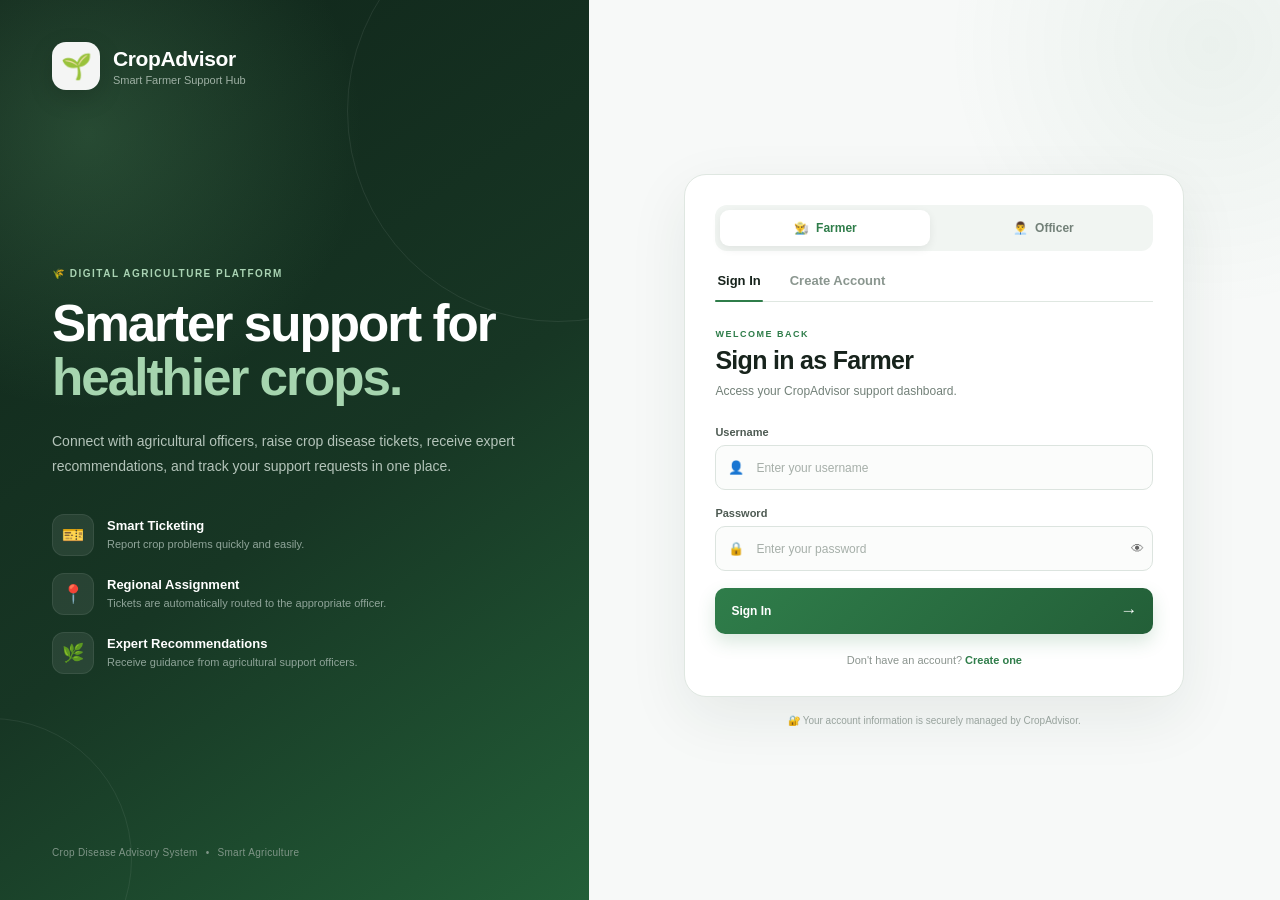
<file: frontend/index.html>
<!DOCTYPE html>
<html lang="en">

<head>
    <meta charset="UTF-8">
    <meta name="viewport" content="width=device-width, initial-scale=1.0">

    <title>CropAdvisor | Smart Farmer Support</title>

    <link rel="stylesheet" href="style.css">
</head>

<body>

    <div class="auth-page">

        <!-- LEFT SIDE -->
        <section class="auth-visual">

            <div class="brand">
                <div class="brand-icon">🌱</div>

                <div>
                    <h1>CropAdvisor</h1>
                    <p>Smart Farmer Support Hub</p>
                </div>
            </div>


            <div class="visual-content">

                <span class="eyebrow">
                    🌾 DIGITAL AGRICULTURE PLATFORM
                </span>

                <h2>
                    Smarter support for
                    <span>healthier crops.</span>
                </h2>

                <p>
                    Connect with agricultural officers, raise crop
                    disease tickets, receive expert recommendations,
                    and track your support requests in one place.
                </p>


                <div class="feature-list">

                    <div class="feature">
                        <div class="feature-icon">🎫</div>

                        <div>
                            <h3>Smart Ticketing</h3>
                            <p>Report crop problems quickly and easily.</p>
                        </div>
                    </div>


                    <div class="feature">
                        <div class="feature-icon">📍</div>

                        <div>
                            <h3>Regional Assignment</h3>
                            <p>Tickets are automatically routed to the appropriate officer.</p>
                        </div>
                    </div>


                    <div class="feature">
                        <div class="feature-icon">🌿</div>

                        <div>
                            <h3>Expert Recommendations</h3>
                            <p>Receive guidance from agricultural support officers.</p>
                        </div>
                    </div>

                </div>

            </div>


            <div class="visual-footer">
                <span>Crop Disease Advisory System</span>
                <span>•</span>
                <span>Smart Agriculture</span>
            </div>

        </section>


        <!-- RIGHT SIDE -->
        <section class="auth-panel">

            <div class="auth-container">

                <!-- MOBILE BRAND -->
                <div class="mobile-brand">

                    <div class="brand-icon">🌱</div>

                    <div>
                        <h1>CropAdvisor</h1>
                        <p>Farmer Support Hub</p>
                    </div>

                </div>


                <!-- AUTH CARD -->
                <div class="auth-card">

                    <!-- ROLE SELECTOR -->
                    <div class="role-selector">

                        <button
                            type="button"
                            class="role-btn active"
                            id="farmerRoleBtn"
                            onclick="selectRole('FARMER')"
                        >
                            <span>👨‍🌾</span>
                            Farmer
                        </button>


                        <button
                            type="button"
                            class="role-btn"
                            id="officerRoleBtn"
                            onclick="selectRole('OFFICER')"
                        >
                            <span>👨‍💼</span>
                            Officer
                        </button>

                    </div>


                    <!-- AUTH TABS -->
                    <div class="auth-tabs">

                        <button
                            type="button"
                            id="loginTab"
                            class="auth-tab active"
                            onclick="showLogin()"
                        >
                            Sign In
                        </button>


                        <button
                            type="button"
                            id="registerTab"
                            class="auth-tab"
                            onclick="showRegister()"
                        >
                            Create Account
                        </button>

                    </div>


                    <!-- LOGIN -->
                    <div id="loginSection">

                        <div class="auth-heading">

                            <span class="section-label">
                                WELCOME BACK
                            </span>

                            <h2 id="loginTitle">
                                Sign in as Farmer
                            </h2>

                            <p>
                                Access your CropAdvisor support dashboard.
                            </p>

                        </div>


                        <form id="loginForm">

                            <div class="form-group">

                                <label for="loginUsername">
                                    Username
                                </label>

                                <div class="input-wrapper">
                                    <span>👤</span>

                                    <input
                                        type="text"
                                        id="loginUsername"
                                        placeholder="Enter your username"
                                        autocomplete="username"
                                        required
                                    >
                                </div>

                            </div>


                            <div class="form-group">

                                <label for="loginPassword">
                                    Password
                                </label>

                                <div class="input-wrapper">

                                    <span>🔒</span>

                                    <input
                                        type="password"
                                        id="loginPassword"
                                        placeholder="Enter your password"
                                        autocomplete="current-password"
                                        required
                                    >

                                    <button
                                        type="button"
                                        class="password-toggle"
                                        onclick="togglePassword('loginPassword', this)"
                                    >
                                        👁
                                    </button>

                                </div>

                            </div>


                            <div
                                id="loginMessage"
                                class="form-message"
                            ></div>


                            <button
                                type="submit"
                                class="submit-btn"
                            >
                                <span>Sign In</span>
                                <span>→</span>
                            </button>

                        </form>


                        <p class="switch-text">
                            Don't have an account?
                            <button
                                type="button"
                                onclick="showRegister()"
                            >
                                Create one
                            </button>
                        </p>

                    </div>


                    <!-- REGISTER -->
                    <div
                        id="registerSection"
                        class="hidden"
                    >

                        <div class="auth-heading">

                            <span class="section-label">
                                GET STARTED
                            </span>

                            <h2 id="registerTitle">
                                Create Farmer Account
                            </h2>

                            <p>
                                Join CropAdvisor and manage your crop support requests.
                            </p>

                        </div>


                        <form id="registerForm">

                            <div class="form-row">

                                <div class="form-group">

                                    <label for="registerName">
                                        Full Name
                                    </label>

                                    <div class="input-wrapper">

                                        <span>👤</span>

                                        <input
                                            type="text"
                                            id="registerName"
                                            placeholder="Your name"
                                            required
                                        >

                                    </div>

                                </div>


                                <div class="form-group">

                                    <label for="registerPhone">
                                        Phone
                                    </label>

                                    <div class="input-wrapper">

                                        <span>📱</span>

                                        <input
                                            type="tel"
                                            id="registerPhone"
                                            placeholder="Phone number"
                                            required
                                        >

                                    </div>

                                </div>

                            </div>


                            <div class="form-group">

                                <label for="registerEmail">
                                    Email
                                </label>

                                <div class="input-wrapper">

                                    <span>✉️</span>

                                    <input
                                        type="email"
                                        id="registerEmail"
                                        placeholder="you@example.com"
                                        required
                                    >

                                </div>

                            </div>


                            <div class="form-group">

                                <label for="registerUsername">
                                    Username
                                </label>

                                <div class="input-wrapper">

                                    <span>🪪</span>

                                    <input
                                        type="text"
                                        id="registerUsername"
                                        placeholder="Choose a username"
                                        required
                                    >

                                </div>

                            </div>


                            <div class="form-row">

                                <div class="form-group">

                                    <label for="registerPassword">
                                        Password
                                    </label>

                                    <div class="input-wrapper">

                                        <span>🔒</span>

                                        <input
                                            type="password"
                                            id="registerPassword"
                                            placeholder="Create password"
                                            required
                                        >

                                        <button
                                            type="button"
                                            class="password-toggle"
                                            onclick="togglePassword('registerPassword', this)"
                                        >
                                            👁
                                        </button>

                                    </div>

                                </div>


                                <div class="form-group">

                                    <label for="registerRegion">
                                        Region
                                    </label>

                                    <div class="input-wrapper">

                                        <span>📍</span>

                                        <select
                                            id="registerRegion"
                                            required
                                        >
                                            <option value="">
                                                Select region
                                            </option>
                                        </select>

                                    </div>

                                </div>

                            </div>


                            <div
                                id="registerMessage"
                                class="form-message"
                            ></div>


                            <button
                                type="submit"
                                class="submit-btn"
                            >
                                <span>Create Account</span>
                                <span>→</span>
                            </button>

                        </form>


                        <p class="switch-text">
                            Already have an account?
                            <button
                                type="button"
                                onclick="showLogin()"
                            >
                                Sign in
                            </button>
                        </p>

                    </div>

                </div>


                <div class="security-note">
                    🔐 Your account information is securely managed by CropAdvisor.
                </div>

            </div>

        </section>

    </div>


    <script src="script.js"></script>

</body>

</html>
</file>
<file: frontend/style.css>
* {
    margin: 0;
    padding: 0;
    box-sizing: border-box;
}

:root {
    --green: #2f7d4a;
    --green-dark: #235f38;
    --green-soft: #eaf5ed;

    --dark: #10251a;
    --text: #17231c;
    --muted: #728078;

    --border: #dfe7e1;
    --background: #f5f8f6;
    --white: #ffffff;
}

html,
body {
    width: 100%;
    min-height: 100%;
}

body {
    font-family: "Segoe UI", Arial, sans-serif;
    background: var(--background);
    color: var(--text);
}

button,
input,
select {
    font-family: inherit;
}

button {
    cursor: pointer;
}


/* =========================================================
   AUTH PAGE
   ========================================================= */

.auth-page {
    min-height: 100vh;
    display: grid;
    grid-template-columns: 46% 54%;
}


/* =========================================================
   LEFT VISUAL SECTION
   ========================================================= */

.auth-visual {
    position: relative;
    overflow: hidden;

    background:
        radial-gradient(
            circle at 15% 15%,
            rgba(102, 171, 116, 0.25),
            transparent 30%
        ),
        linear-gradient(
            145deg,
            #10251a 0%,
            #173624 55%,
            #235f38 100%
        );

    color: white;
    padding: 42px 52px;

    display: flex;
    flex-direction: column;
}


/* Decorative circles */

.auth-visual::before {
    content: "";
    position: absolute;

    width: 420px;
    height: 420px;

    border: 1px solid rgba(255, 255, 255, 0.08);
    border-radius: 50%;

    right: -180px;
    top: -100px;
}

.auth-visual::after {
    content: "";
    position: absolute;

    width: 280px;
    height: 280px;

    border: 1px solid rgba(255, 255, 255, 0.07);
    border-radius: 50%;

    left: -150px;
    bottom: -100px;
}


/* BRAND */

.brand {
    display: flex;
    align-items: center;
    gap: 13px;

    position: relative;
    z-index: 2;
}

.brand-icon {
    width: 48px;
    height: 48px;

    border-radius: 14px;

    background: rgba(255, 255, 255, 0.95);

    display: flex;
    align-items: center;
    justify-content: center;

    font-size: 25px;

    box-shadow:
        0 8px 25px rgba(0, 0, 0, 0.15);
}

.brand h1 {
    font-size: 21px;
    font-weight: 700;
    letter-spacing: -0.4px;
}

.brand p {
    color: #9eb0a4;
    font-size: 11px;
    margin-top: 3px;
}


/* VISUAL CONTENT */

.visual-content {
    max-width: 530px;

    margin: auto 0;

    position: relative;
    z-index: 2;
}

.eyebrow {
    display: inline-block;

    font-size: 10px;
    font-weight: 700;

    letter-spacing: 1.5px;

    color: #a9d3b3;

    margin-bottom: 18px;
}

.visual-content h2 {
    font-size: clamp(38px, 4vw, 58px);

    line-height: 1.06;

    letter-spacing: -2px;

    margin-bottom: 23px;
}

.visual-content h2 span {
    color: #a6d5af;
}

.visual-content > p {
    max-width: 490px;

    color: #b4c4ba;

    font-size: 14px;

    line-height: 1.8;

    margin-bottom: 35px;
}


/* FEATURES */

.feature-list {
    display: flex;
    flex-direction: column;

    gap: 17px;
}

.feature {
    display: flex;
    align-items: center;

    gap: 13px;
}

.feature-icon {
    width: 42px;
    height: 42px;

    border-radius: 12px;

    background: rgba(255, 255, 255, 0.08);

    border: 1px solid rgba(255, 255, 255, 0.08);

    display: flex;
    align-items: center;
    justify-content: center;

    font-size: 18px;

    flex-shrink: 0;
}

.feature h3 {
    font-size: 13px;
    margin-bottom: 3px;
}

.feature p {
    color: #8fa499;
    font-size: 11px;
    line-height: 1.5;
}


/* FOOTER */

.visual-footer {
    position: relative;
    z-index: 2;

    display: flex;
    gap: 8px;

    color: #7f9587;

    font-size: 10px;

    letter-spacing: 0.3px;
}


/* =========================================================
   RIGHT AUTH SECTION
   ========================================================= */

.auth-panel {
    min-height: 100vh;

    background:
        radial-gradient(
            circle at 90% 5%,
            rgba(47, 125, 74, 0.06),
            transparent 25%
        ),
        #f7f9f8;

    display: flex;
    align-items: center;
    justify-content: center;

    padding: 35px 45px;
}

.auth-container {
    width: 100%;
    max-width: 500px;
}


/* MOBILE BRAND */

.mobile-brand {
    display: none;
}


/* AUTH CARD */

.auth-card {
    background: white;

    border: 1px solid var(--border);

    border-radius: 22px;

    padding: 30px;

    box-shadow:
        0 20px 60px rgba(26, 48, 35, 0.08);
}


/* =========================================================
   ROLE SELECTOR
   ========================================================= */

.role-selector {
    display: grid;
    grid-template-columns: 1fr 1fr;

    gap: 8px;

    padding: 5px;

    background: #f1f5f2;

    border-radius: 12px;

    margin-bottom: 22px;
}

.role-btn {
    border: none;

    background: transparent;

    color: var(--muted);

    padding: 11px;

    border-radius: 9px;

    font-size: 12px;

    font-weight: 600;

    display: flex;
    align-items: center;
    justify-content: center;

    gap: 7px;

    transition: 0.2s;
}

.role-btn.active {
    background: white;

    color: var(--green);

    box-shadow:
        0 3px 10px rgba(0, 0, 0, 0.07);
}

.role-btn:hover {
    color: var(--green);
}


/* =========================================================
   AUTH TABS
   ========================================================= */

.auth-tabs {
    display: flex;

    gap: 25px;

    border-bottom: 1px solid var(--border);

    margin-bottom: 27px;
}

.auth-tab {
    position: relative;

    border: none;

    background: transparent;

    padding: 0 2px 13px;

    color: #8a968f;

    font-size: 13px;

    font-weight: 600;
}

.auth-tab.active {
    color: var(--text);
}

.auth-tab.active::after {
    content: "";

    position: absolute;

    left: 0;
    right: 0;

    bottom: -1px;

    height: 2px;

    border-radius: 10px;

    background: var(--green);
}


/* =========================================================
   HEADING
   ========================================================= */

.auth-heading {
    margin-bottom: 25px;
}

.section-label {
    color: var(--green);

    font-size: 9px;

    font-weight: 800;

    letter-spacing: 1.5px;

    display: block;

    margin-bottom: 7px;
}

.auth-heading h2 {
    font-size: 25px;

    letter-spacing: -0.7px;

    margin-bottom: 7px;
}

.auth-heading p {
    color: var(--muted);

    font-size: 12px;

    line-height: 1.6;
}


/* =========================================================
   FORM
   ========================================================= */

.form-group {
    margin-bottom: 17px;
}

.form-row {
    display: grid;

    grid-template-columns: 1fr 1fr;

    gap: 13px;
}

.form-group label {
    display: block;

    font-size: 11px;

    font-weight: 700;

    color: #4d5a52;

    margin-bottom: 7px;
}

.input-wrapper {
    position: relative;

    display: flex;
    align-items: center;
}

.input-wrapper > span {
    position: absolute;

    left: 13px;

    font-size: 13px;

    z-index: 1;
}

.input-wrapper input,
.input-wrapper select {
    width: 100%;

    height: 45px;

    border: 1px solid #dce4df;

    background: #fbfcfb;

    border-radius: 10px;

    outline: none;

    padding: 0 40px;

    font-size: 12px;

    color: var(--text);

    transition: 0.2s;
}

.input-wrapper select {
    appearance: none;

    padding-right: 12px;
}

.input-wrapper input::placeholder {
    color: #a6afa9;
}

.input-wrapper input:focus,
.input-wrapper select:focus {
    border-color: var(--green);

    background: white;

    box-shadow:
        0 0 0 3px rgba(47, 125, 74, 0.08);
}


/* PASSWORD */

.password-toggle {
    position: absolute;

    right: 9px;

    border: none;

    background: transparent;

    font-size: 13px;

    opacity: 0.6;
}

.password-toggle:hover {
    opacity: 1;
}


/* =========================================================
   SUBMIT BUTTON
   ========================================================= */

.submit-btn {
    width: 100%;

    height: 46px;

    border: none;

    border-radius: 10px;

    background:
        linear-gradient(
            135deg,
            var(--green),
            var(--green-dark)
        );

    color: white;

    font-size: 12px;

    font-weight: 700;

    display: flex;

    align-items: center;

    justify-content: space-between;

    padding: 0 16px;

    box-shadow:
        0 8px 18px rgba(47, 125, 74, 0.18);

    transition: 0.2s;
}

.submit-btn:hover {
    transform: translateY(-1px);

    box-shadow:
        0 11px 24px rgba(47, 125, 74, 0.23);
}

.submit-btn span:last-child {
    font-size: 17px;
}


/* =========================================================
   MESSAGE
   ========================================================= */

.form-message {
    min-height: 0;

    font-size: 11px;

    margin-bottom: 10px;

    line-height: 1.5;
}

.form-message.success {
    color: #2f7d4a;
}

.form-message.error {
    color: #c34b43;
}


/* =========================================================
   SWITCH
   ========================================================= */

.switch-text {
    text-align: center;

    color: #8a948e;

    font-size: 11px;

    margin-top: 20px;
}

.switch-text button {
    border: none;

    background: transparent;

    color: var(--green);

    font-size: 11px;

    font-weight: 700;

    padding: 0;
}


/* =========================================================
   SECURITY
   ========================================================= */

.security-note {
    text-align: center;

    color: #98a39d;

    font-size: 10px;

    margin-top: 18px;
}


/* =========================================================
   HIDDEN
   ========================================================= */

.hidden {
    display: none !important;
}


/* =========================================================
   RESPONSIVE
   ========================================================= */

@media (max-width: 950px) {

    .auth-page {
        grid-template-columns: 1fr;
    }

    .auth-visual {
        display: none;
    }

    .auth-panel {
        min-height: 100vh;

        padding: 25px 20px;
    }

    .mobile-brand {
        display: flex;

        align-items: center;

        gap: 10px;

        margin-bottom: 25px;

        justify-content: center;
    }

    .mobile-brand .brand-icon {
        width: 42px;
        height: 42px;

        font-size: 21px;
    }

    .mobile-brand h1 {
        font-size: 19px;
    }

    .mobile-brand p {
        color: var(--muted);

        font-size: 10px;

        margin-top: 2px;
    }

    .auth-container {
        max-width: 520px;
    }
}


@media (max-width: 560px) {

    .auth-panel {
        padding: 18px 13px;
    }

    .auth-card {
        padding: 22px 18px;

        border-radius: 18px;
    }

    .auth-heading h2 {
        font-size: 22px;
    }

    .form-row {
        grid-template-columns: 1fr;

        gap: 0;
    }

    .role-btn {
        font-size: 11px;
    }
}
</file>
